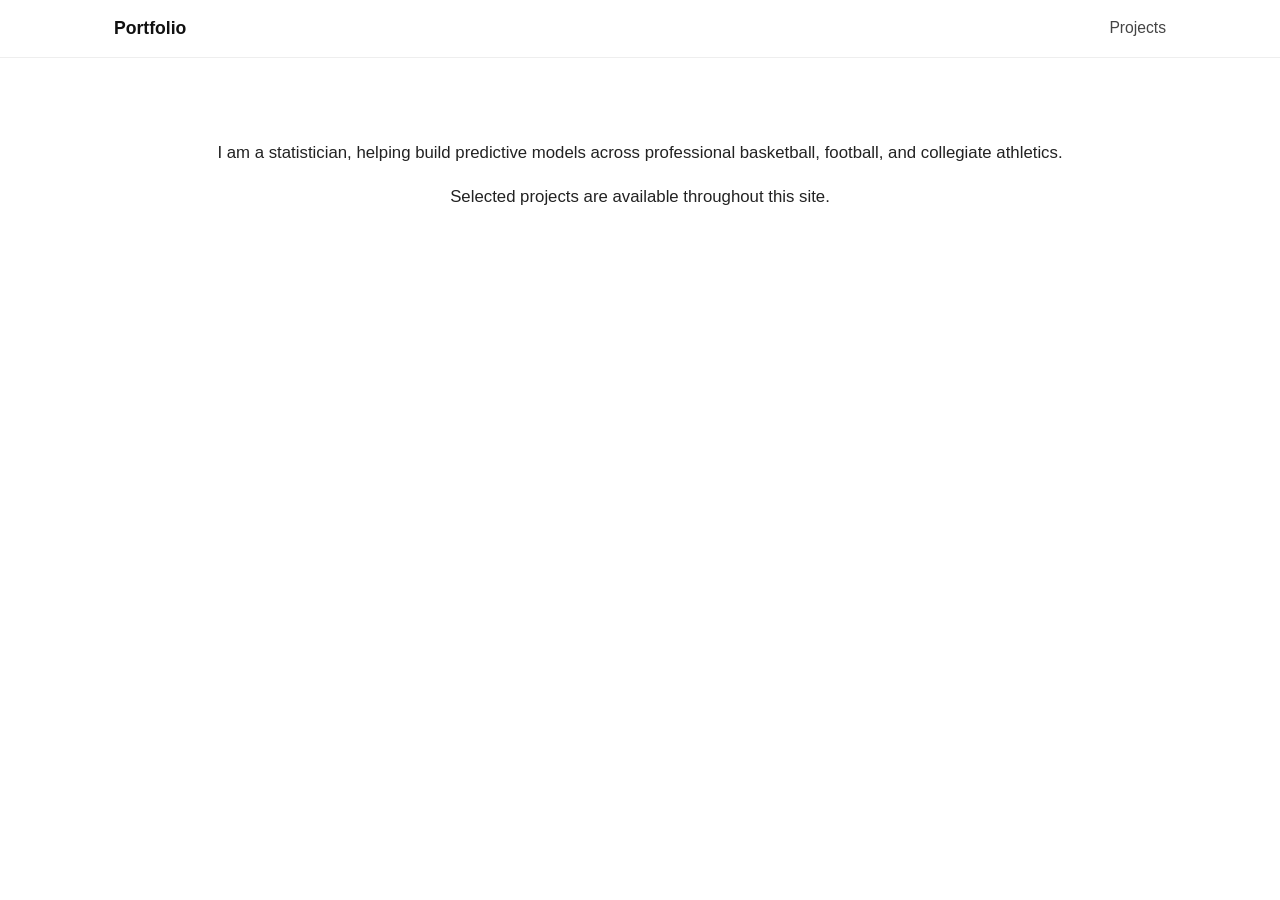
<file: index.html>
<!DOCTYPE html>
<html lang="en">
<head>
    <meta charset="UTF-8">
    <title>Portfolio</title>
    <meta name="viewport" content="width=device-width, initial-scale=1.0">

    <link rel="stylesheet" href="style.css">

    <link rel="stylesheet"
          href="https://cdnjs.cloudflare.com/ajax/libs/font-awesome/6.5.1/css/all.min.css"
          crossorigin="anonymous"
          referrerpolicy="no-referrer">
</head>
<body>

<header>
    <div class="nav">
        <div class="nav-left">
            <a href="index.html" class="site-title">Portfolio</a>
        </div>

        <div class="nav-links">
            <a href="projects.html">Projects</a>
        </div>
    </div>
</header>

<div class="container">
    <div class="hero">
        <!-- Remove headshot entirely for anonymity -->
        <!-- <img src="img/headshot.jpg" alt="Headshot"> -->

        <div class="hero-text">

            <p>
                I am a statistician, helping build predictive
                models across professional basketball, football, and collegiate athletics.
            </p>

            <p>
            </p>

            <p>
            </p>

            <p>
            </p>

            <p>
                Selected projects are available throughout this site.
            </p>

        </div>
    </div>
</div>

</body>
</html>
</file>
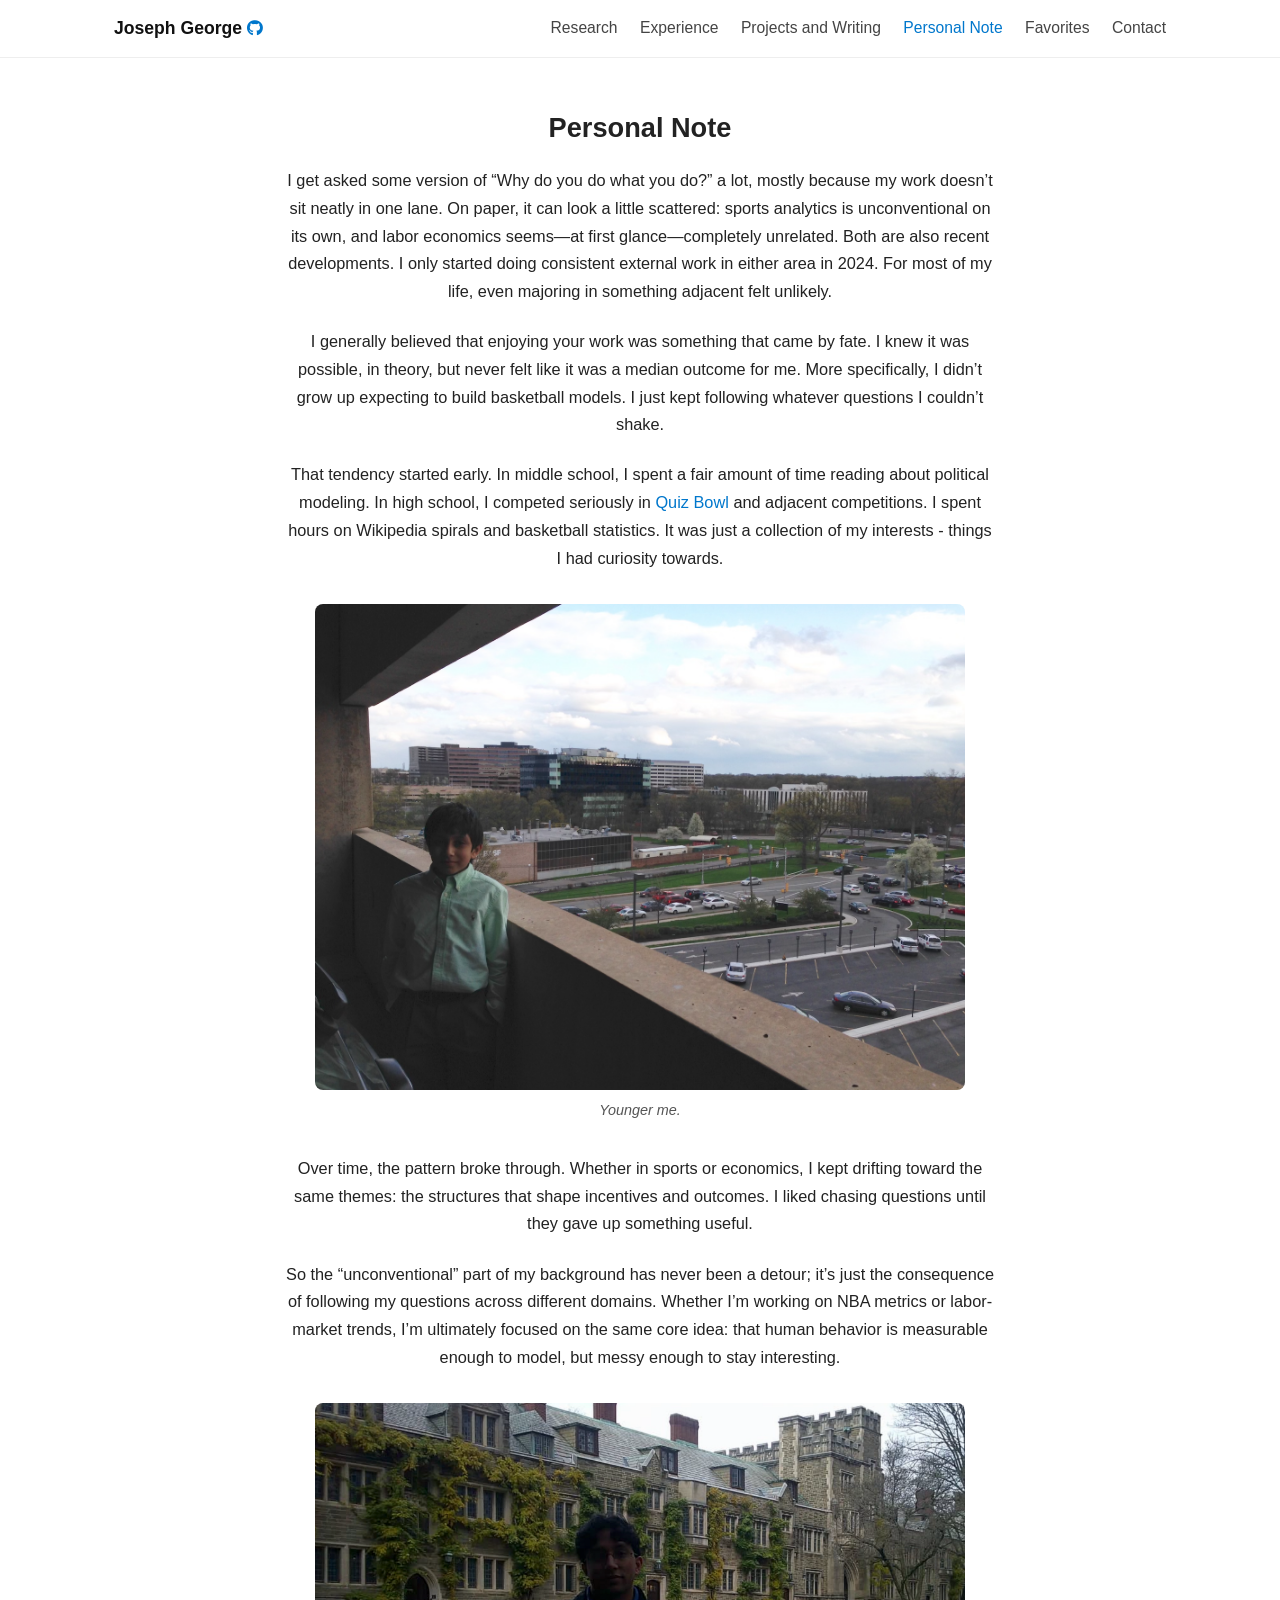
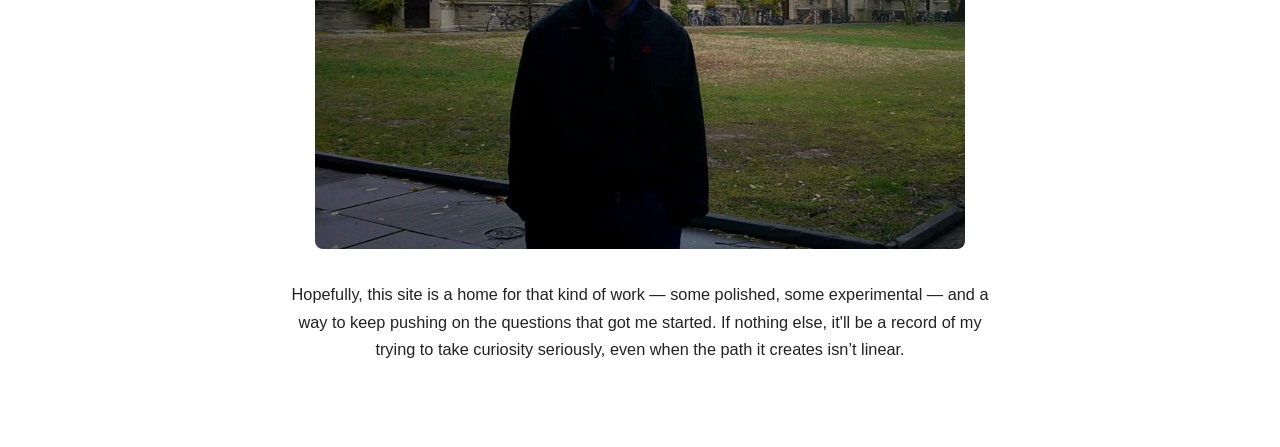
<file: about.html>
<!DOCTYPE html>
<html lang="en">
<head>
    <meta charset="UTF-8">
    <title>About — Joseph George</title>
    <meta name="viewport" content="width=device-width, initial-scale=1.0">
    <link rel="stylesheet" href="style.css">

    <!-- Font Awesome (needed for GitHub icon) -->
    <link rel="stylesheet"
          href="https://cdnjs.cloudflare.com/ajax/libs/font-awesome/6.5.1/css/all.min.css"
          integrity="sha512-DTOQO9RWCH3ppGqcWaEA1BIZOC6xxalwEsw9c2QQeAIftl+Vegovlnee1c9QX4TctnWMn13TZye+giMm8e2LwA=="
          crossorigin="anonymous"
          referrerpolicy="no-referrer">

    <!-- Page-specific fixes -->
    <style>
        .about-body {
            max-width: 760px;
            margin: 0 auto;
            font-size: 1.05rem;
            line-height: 1.7;
        }

        .about-body p {
            margin-bottom: 1.4rem;
        }

        .about-image {
            margin: 2rem 0;
            text-align: center;
        }

        .about-image img {
            max-width: 650px;
            width: 100%;
            height: auto;
            display: block;
            margin: 0 auto;
            border-radius: 8px;
        }

        .image-subtitle {
            margin-top: 0.5rem;
            font-size: 0.9rem;
            color: #555;
            font-style: italic;
            text-align: center;
        }

        .page-section {
            max-width: 900px;
            margin: 0 auto;
        }

        .container.page-section {
            padding-top: 24px;
        }
    </style>
</head>

<body>

<header>
    <div class="nav">
        <div class="nav-left">
            <a href="index.html" class="site-title">Joseph George</a>
            <a href="https://github.com/josephageorge"
               target="_blank"
               rel="noopener noreferrer"
               class="nav-icon"
               aria-label="GitHub">
                <i class="fa-brands fa-github"></i>
            </a>
        </div>
        <div class="nav-links">
            <a href="research.html">Research</a>
            <a href="experience.html">Experience</a>
            <a href="projects.html">Projects and Writing</a>
            <a href="about.html" class="active">Personal Note</a>
            <a href="favorites.html">Favorites</a>
            <a href="contact.html">Contact</a>
        </div>
    </div>
</header>

<div class="container page-section">
    <h2>Personal Note</h2>

    <div class="about-body">

        <p>
            I get asked some version of “Why do you do what you do?” a lot, mostly because my work doesn’t sit neatly in one lane. On paper, it can look a little scattered: sports analytics is unconventional on its own, and labor economics seems—at first glance—completely unrelated. Both are also recent developments. I only started doing consistent external work in either area in 2024. For most of my life, even majoring in something adjacent felt unlikely. 
        </p>

        <p>
            I generally believed that enjoying your work was something that came by fate. I knew it was possible, in theory, but never felt like it was a median outcome for me. More specifically, I didn’t grow up expecting to build basketball models. I just kept following whatever questions I couldn’t shake.
        </p>

        <p>
            That tendency started early. In middle school, I spent a fair amount of time reading about political modeling. In high school, I competed seriously in 
            <a href="https://hdwhite.org/qb/stats/player/%22Joseph+George%22/" target="_blank" rel="noopener noreferrer">Quiz Bowl</a>
            and adjacent competitions. I spent hours on Wikipedia spirals and basketball statistics. It was just a collection of my interests - things I had curiosity towards.
        </p>

        <div class="about-image">
            <img src="childhood.jpg" alt="Childhood photo of Joseph George">
            <div class="image-subtitle">Younger me.</div>
        </div>

        <p>
            Over time, the pattern broke through. Whether in sports or economics, I kept drifting toward the same themes: the structures that shape incentives and outcomes. I liked chasing questions until they gave up something useful.
        </p>

        <p>
            So the “unconventional” part of my background has never been a detour; it’s just the consequence of following my questions across different domains. Whether I’m working on NBA metrics or labor-market trends, I’m ultimately focused on the same core idea: that human behavior is measurable enough to model, but messy enough to stay interesting.
        </p>

        <div class="about-image">
            <img src="princeton.jpg" alt="Campus or research-related photo">
        </div>

        <p>
            Hopefully, this site is a home for that kind of work — some polished, some experimental — and a way to keep pushing on the questions that got me started. If nothing else, it'll be a record of my trying to take curiosity seriously, even when the path it creates isn’t linear.
        </p>

    </div>
</div>

</body>
</html>
</file>
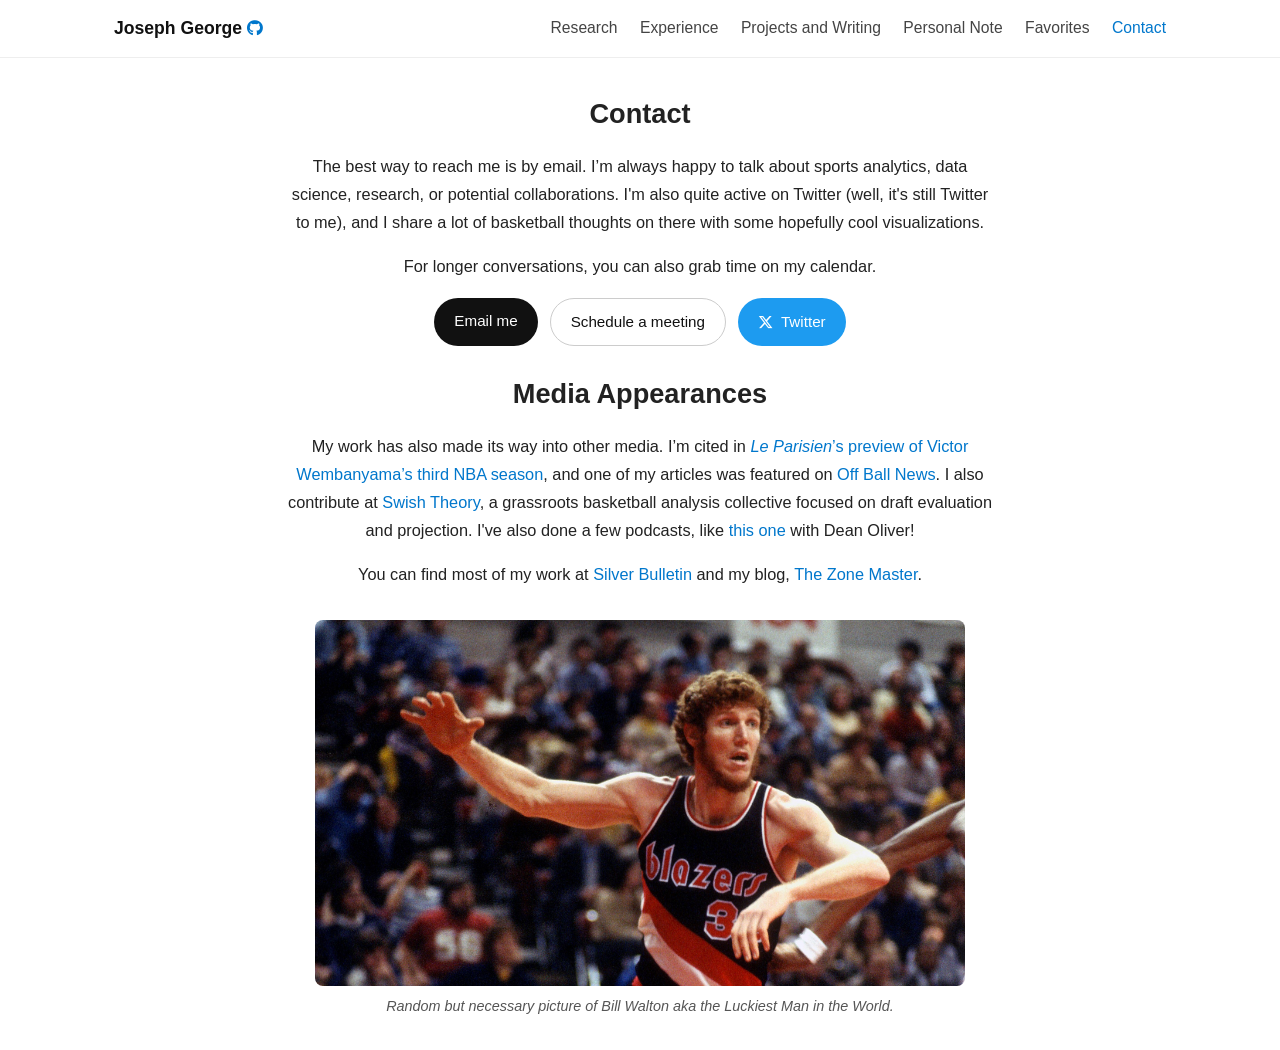
<file: contact.html>
<!DOCTYPE html>
<html lang="en">
<head>
    <meta charset="UTF-8">
    <title>Contact — Joseph George</title>
    <meta name="viewport" content="width=device-width, initial-scale=1.0">
    <link rel="stylesheet" href="style.css">

    <!-- Font Awesome for the GitHub icon -->
    <link rel="stylesheet"
          href="https://cdnjs.cloudflare.com/ajax/libs/font-awesome/6.5.1/css/all.min.css"
          integrity="sha512-DTOQO9RWCH3ppGqcWaEA1BIZOC6xxalwEsw9c2QQeAIftl+Vegovlnee1c9QX4TctnWMn13TZye+giMm8e2LwA=="
          crossorigin="anonymous"
          referrerpolicy="no-referrer">

    <style>
        .about-body {
            max-width: 760px;
            margin: 0 auto;
            font-size: 1.05rem;
            line-height: 1.7;
        }

        .about-body p {
            margin-bottom: 0px;
        }

        .page-section {
            max-width: 900px;
            margin: 0 auto;
        }

        .container.page-section {
            padding-top: 10px;
            padding-bottom: 0px
        }

        .container.page-section + .container.page-section {
            padding-top: 0px;
        }

        .container.page-section + .container.page-section h2 {
            margin-top: 0;
        }

        .contact-actions {
            margin: 18px 0 26px 0;
            display: flex;
            flex-wrap: wrap;
            gap: 12px;
        }

        .contact-button-primary,
        .contact-button-secondary {
            display: inline-block;
            padding: 10px 20px;
            border-radius: 999px;
            font-size: 0.95rem;
            text-decoration: none;
        }

        .contact-button-primary {
            background: #111;
            color: #fff;
        }

        .contact-button-secondary {
            border: 1px solid #ccc;
            color: #111;
            background: #fff;
        }

        /* Twitter button — fully separate */
        .contact-button-twitter {
            display: inline-flex;
            align-items: center;
            gap: 8px;
            padding: 10px 20px;
            border-radius: 999px;
            font-size: 0.95rem;
            text-decoration: none;
            background: #1d9bf0;
            color: #fff;
            font-weight: 500;
            transition: background 0.2s ease;
        }

        .contact-button-twitter:hover {
            background: #1583cc;
        }

        .about-image img {
            max-width: 650px;
            width: 100%;
            height: auto;
            display: block;
            margin: 0 auto;
            border-radius: 8px;
        }

        .image-subtitle {
            margin-top: 0.5rem;
            font-size: 0.9rem;
            color: #555;
            font-style: italic;
            text-align: center;
        }
    </style>
</head>
<body>

<header>
    <div class="nav">
        <div class="nav-left">
            <a href="index.html" class="site-title">Joseph George</a>
            <a href="https://github.com/josephageorge"
               target="_blank"
               rel="noopener noreferrer"
               class="nav-icon"
               aria-label="GitHub">
                <i class="fa-brands fa-github"></i>
            </a>
        </div>
        <div class="nav-links">
            <a href="research.html">Research</a>
            <a href="experience.html">Experience</a>
            <a href="projects.html">Projects and Writing</a>
            <a href="about.html">Personal Note</a>
            <a href="favorites.html">Favorites</a>
            <a href="contact.html" class="active">Contact</a>
        </div>
    </div>
</header>

<div class="container page-section">
    <h2>Contact</h2>

    <div class="about-body">
        <p>
            The best way to reach me is by email. I’m always happy to talk about sports analytics,
            data science, research, or potential collaborations. I'm also quite active on Twitter (well, it's still Twitter to me), 
            and I share a lot of basketball thoughts on there with some hopefully cool visualizations.
        </p>

        <p>
            For longer conversations, you can also grab time on my calendar.
        </p>

        <div class="contact-actions">
            <a href="mailto:joseph.a.george@gmail.com"
               class="contact-button-primary">
                Email me
            </a>

            <a href="https://calendly.com/joseph-a-george/30min"
               target="_blank" rel="noopener noreferrer"
               class="contact-button-secondary">
                Schedule a meeting
            </a>

            <a href="https://x.com/thezonemaster"
               target="_blank" rel="noopener noreferrer"
               class="contact-button-twitter">
                <i class="fa-brands fa-x-twitter"></i> Twitter
            </a>
        </div>
    </div>
</div>

<div class="container page-section">
    <h2>Media Appearances</h2>

    <div class="about-body">
        <p>
            My work has also made its way into other media. I’m cited in 
            <a href="https://www.leparisien.fr/sports/basket/plus-muscle-plus-mature-plus-en-forme-et-si-victor-wembanyama-cassait-tout-cette-annee-en-nba-22-10-2025-YM4STTMVPZEMVABDP4Q4VAV4FQ.php" 
               target="_blank" rel="noopener noreferrer">
                <em>Le Parisien</em>’s preview of Victor Wembanyama’s third NBA season
            </a>&#8203;, and one of my articles was featured on 
            <a href="https://www.offball.news/" target="_blank" rel="noopener noreferrer">
                Off Ball News
            </a>&#8203;. I also contribute at 
            <a href="https://theswishtheory.com/" target ="_blank" rel="noopener noreferrer">
                Swish Theory
            </a>&#8203;, a grassroots basketball analysis collective focused on draft evaluation and projection. I've also done a few podcasts, like <a href="https://thezonemaster.substack.com/p/episode-1-dean-oliver-and-i-discuss" target ="_blank" rel="noopener noreferrer">
                this one
            </a>&#8203; with Dean Oliver!
        </p>
        <p>
            You can find most of my work at
            <a href="https://www.natesilver.net/s/sports" target="_blank" rel="noopener noreferrer">
                Silver Bulletin
            </a>&#8203; and my blog,
            <a href="https://thezonemaster.substack.com" target="_blank" rel="noopener noreferrer">
                The Zone Master
            </a>&#8203;.
        </p>


        <div class="about-image">
            <img src="wemby.jpg" alt="Bill Walton">
            <div class="image-subtitle">Random but necessary picture of Bill Walton aka the Luckiest Man in the World.</div>
        </div>

        


        
    </div>
</div>

</body>
</html>
</file>
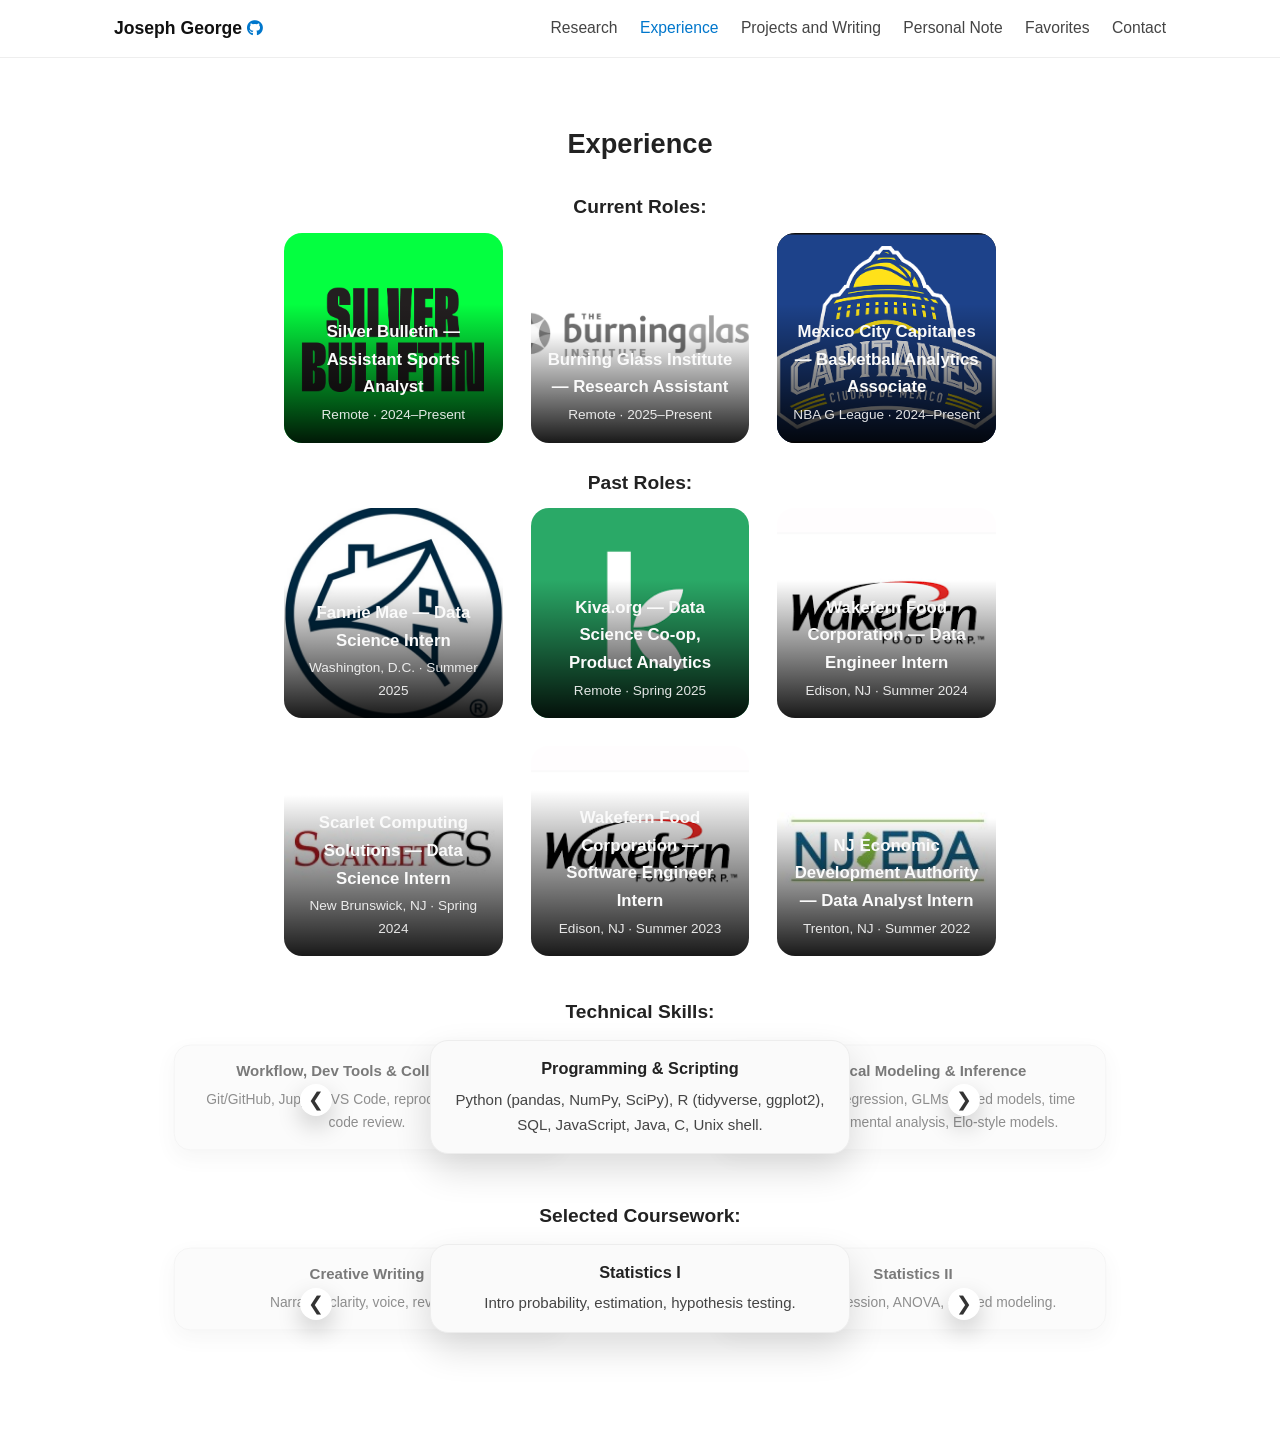
<file: experience.html>
<!DOCTYPE html>
<html lang="en">
<head>
    <meta charset="UTF-8">
    <title>Experience — Joseph George</title>
    <meta name="viewport" content="width=device-width, initial-scale=1.0">

    <!-- Your main site styles -->
    <link rel="stylesheet" href="style.css">

    <!-- Font Awesome for the GitHub icon -->
    <link rel="stylesheet"
          href="https://cdnjs.cloudflare.com/ajax/libs/font-awesome/6.5.1/css/all.min.css"
          integrity="sha512-DTOQO9RWCH3ppGqcWaEA1BIZOC6xxalwEsw9c2QQeAIftl+Vegovlnee1c9QX4TctnWMn13TZye+giMm8e2LwA=="
          crossorigin="anonymous"
          referrerpolicy="no-referrer">

    <!-- Page-specific slider styles -->
    <style>
        /* ---------- Shared Slider (used for skills + classes) ---------- */
        .slider {
            position: relative;
            max-width: 720px;
            margin: 12px auto 20px auto;
        }

        .slider-window {
            position: relative;
            min-height: 120px;
        }

        .slider-card {
            position: absolute;
            top: 0;
            left: 50%;
            width: 100%;
            max-width: 420px;
            transform: translateX(-50%);
            background: #fafafa;
            border-radius: 18px;
            border: 1px solid #ededed;
            box-shadow: 0 8px 22px rgba(0,0,0,0.06);
            padding: 14px 18px 16px 18px;
            transition:
                transform 0.3s ease,
                opacity 0.3s ease,
                box-shadow 0.3s ease;
            opacity: 0;
            pointer-events: none;
        }

        .slider-card h4 {
            margin: 0 0 6px 0;
            font-size: 1.02rem;
            font-weight: 600;
        }

        .slider-card p {
            margin: 0;
            font-size: 0.94rem;
            color: #444;
        }

        .slider-card--center {
            opacity: 1;
            transform: translateX(-50%) scale(1);
            z-index: 3;
            pointer-events: auto;
            box-shadow: 0 16px 36px rgba(0,0,0,0.14);
        }

        .slider-card--left {
            opacity: 0.6;
            transform: translateX(-115%) scale(0.92);
            z-index: 2;
        }

        .slider-card--right {
            opacity: 0.6;
            transform: translateX(15%) scale(0.92);
            z-index: 2;
        }

        .slider-card--hidden {
            opacity: 0;
            z-index: 1;
        }

        .slider-arrow {
            position: absolute;
            top: 50%;
            transform: translateY(-50%);
            width: 32px;
            height: 32px;
            border-radius: 999px;
            border: none;
            background: #ffffff;
            box-shadow: 0 10px 24px rgba(0,0,0,0.20);
            display: flex;
            align-items: center;
            justify-content: center;
            cursor: pointer;
            font-size: 1.2rem;
            color: #333;
            z-index: 4;
        }

        .slider-arrow:hover {
            box-shadow: 0 14px 30px rgba(0,0,0,0.26);
        }

        .slider-arrow-left { left: 16px; }
        .slider-arrow-right { right: 16px; }

        .slider-section-title {
            margin-top: 40px;
            margin-bottom: 4px;
        }

        @media (max-width: 600px) {
            .slider {
                padding: 24px 48px;
            }

            .slider-window {
                min-height: 190px;
            }

            .slider-card--left {
                transform: translateX(-105%) scale(0.9);
            }

            .slider-card--right {
                transform: translateX(5%) scale(0.9);
            }
        }
    </style>
</head>
<body>

<header>
    <div class="nav">
        <div class="nav-left">
            <a href="index.html" class="site-title">Joseph George</a>

            <a href="https://github.com/josephageorge"
               target="_blank" rel="noopener noreferrer"
               class="nav-icon" aria-label="GitHub">
                <i class="fa-brands fa-github"></i>
            </a>
        </div>

        <div class="nav-links">
            <a href="research.html">Research</a>
            <a href="experience.html" class="active">Experience</a>
            <a href="projects.html">Projects and Writing</a>
            <a href="about.html">Personal Note</a>
            <a href="favorites.html">Favorites</a>
            <a href="contact.html">Contact</a>
        </div>
    </div>
</header>

<div class="container page-section">
    <h2>Experience</h2>

    <!-- CURRENT EXPERIENCE -->
    <h3>Current Roles:</h3>
    <div class="experience-grid">

        <!-- Silver Bulletin -->
        <div class="project-card experience-card">
            <img src="img/exp_silver_bulletin.jpg" alt="Silver Bulletin" class="project-thumb">
            <div class="project-info">
                <div class="project-title">Silver Bulletin — Assistant Sports Analyst</div>
                <div class="project-subtitle">Remote · 2024–Present</div>
            </div>
            <div class="project-hover">
                I help build and interpret large-scale NFL, NBA, and NCAA models for Silver Bulletin and turn that work into clear, public-facing analysis.
            </div>
        </div>

        <!-- Burning Glass -->
        <div class="project-card experience-card">
            <img src="img/exp_burning_glass.jpg" alt="Burning Glass Institute" class="project-thumb">
            <div class="project-info">
                <div class="project-title">Burning Glass Institute — Research Assistant</div>
                <div class="project-subtitle">Remote · 2025–Present</div>
            </div>
            <div class="project-hover">
                I work on labor-market analytics with Dr. Gad Levanon, building data-driven analyses of jobs, skills, and automation for the Labor Matters newsletter and research projects.
            </div>
        </div>

        <!-- Capitanes -->
        <div class="project-card experience-card">
            <img src="img/exp_capitanes.jpg" alt="Mexico City Capitanes" class="project-thumb">
            <div class="project-info">
                <div class="project-title">Mexico City Capitanes — Basketball Analytics Associate</div>
                <div class="project-subtitle">NBA G League · 2024–Present</div>
            </div>
            <div class="project-hover">
                I develop metrics and tools for the Mexico City Capitanes to support scouting, roster building, and game-planning under real-world budget constraints.
            </div>
        </div>

    </div>

    <!-- PAST EXPERIENCE -->
    <h3>Past Roles:</h3>
    <div class="experience-grid">

        <!-- Fannie Mae -->
        <div class="project-card experience-card">
            <img src="img/exp_fannie_mae.jpg" alt="Fannie Mae" class="project-thumb">
            <div class="project-info">
                <div class="project-title">Fannie Mae — Data Science Intern</div>
                <div class="project-subtitle">Washington, D.C. · Summer 2025</div>
            </div>
            <div class="project-hover">
                I worked on income prediction and credit-risk analytics, exploring secondary credit-report features and documenting new data sources for modeling.
            </div>
        </div>

        <!-- Kiva -->
        <div class="project-card experience-card">
            <img src="img/exp_kiva.jpg" alt="Kiva" class="project-thumb">
            <div class="project-info">
                <div class="project-title">Kiva.org — Data Science Co-op, Product Analytics</div>
                <div class="project-subtitle">Remote · Spring 2025</div>
            </div>
            <div class="project-hover">
                I worked on analytics for MyKiva badges, analyzing churn and engagement across user cohorts and helping shape product experiments and dashboards.
            </div>
        </div>

        <!-- Wakefern 2024 -->
        <div class="project-card experience-card">
            <img src="img/exp_wakefern.jpg" alt="Wakefern Food Corporation" class="project-thumb">
            <div class="project-info">
                <div class="project-title">Wakefern Food Corporation — Data Engineer Intern</div>
                <div class="project-subtitle">Edison, NJ · Summer 2024</div>
            </div>
            <div class="project-hover">
                I built SQL-based stored procedures and SAPUI5/Node.js apps to pipeline store-terminal data into DB2 and automate HR, payroll, finance, and supply-chain workflows.
            </div>
        </div>

        <!-- Scarlet CS 2024 -->
        <div class="project-card experience-card">
            <img src="img/scarletcs.jpg" alt="Scarlet Computing Solutions" class="project-thumb">
            <div class="project-info">
                <div class="project-title">Scarlet Computing Solutions — Data Science Intern</div>
                <div class="project-subtitle">New Brunswick, NJ · Spring 2024</div>
            </div>
            <div class="project-hover">
                I visualized OCR model performance with Matplotlib and Plotly, highlighting accuracy improvements and trends through dynamic dashboards.
            </div>
        </div>

        <!-- Wakefern 2023 -->
        <div class="project-card experience-card">
            <img src="img/exp_wakefern.jpg" alt="Wakefern Food Corporation" class="project-thumb">
            <div class="project-info">
                <div class="project-title">Wakefern Food Corporation — Software Engineer Intern</div>
                <div class="project-subtitle">Edison, NJ · Summer 2023</div>
            </div>
            <div class="project-hover">
                I built a real-time React/Node dashboard for Wakefern’s pilot automated store and designed churn and retention metrics to evaluate the store’s first-year performance.
            </div>
        </div>

        <!-- NJEDA -->
        <div class="project-card experience-card">
            <img src="img/exp_njeda.jpg" alt="New Jersey Economic Development Authority" class="project-thumb">
            <div class="project-info">
                <div class="project-title">NJ Economic Development Authority — Data Analyst Intern</div>
                <div class="project-subtitle">Trenton, NJ · Summer 2022</div>
            </div>
            <div class="project-hover">
                I analyzed tax-credit and small-business data, building Python pipelines and Tableau maps to support economic development decisions.
            </div>
        </div>

    </div>

    <!-- TECHNICAL SKILLS SLIDER -->
    <h3 class="slider-section-title">Technical Skills:</h3>
    <div class="slider js-slider">
        <button class="slider-arrow slider-arrow-left" aria-label="Previous skill">&#10094;</button>

        <div class="slider-window">
            <div class="slider-card"><h4>Programming &amp; Scripting</h4><p>Python (pandas, NumPy, SciPy), R (tidyverse, ggplot2), SQL, JavaScript, Java, C, Unix shell.</p></div>
            <div class="slider-card"><h4>Statistical Modeling &amp; Inference</h4><p>Linear/logistic regression, GLMs, mixed models, time series, experimental analysis, Elo-style models.</p></div>
            <div class="slider-card"><h4>Machine Learning &amp; Forecasting</h4><p>scikit-learn pipelines, supervised learning, cross-validation, model calibration, forecasting.</p></div>
            <div class="slider-card"><h4>Data Engineering &amp; Data Tools</h4><p>ETL pipelines, DB2, PostgreSQL, Snowflake-style warehousing, schema design, data quality checks.</p></div>
            <div class="slider-card"><h4>Visualization &amp; Dashboards</h4><p>Matplotlib, Plotly, ggplot2, Datawrapper, React dashboards.</p></div>
            <div class="slider-card"><h4>Web Scraping, APIs &amp; Automation</h4><p>requests, BeautifulSoup, ScraperAPI, REST/JSON, robust scraping pipelines.</p></div>
            <div class="slider-card"><h4>Workflow, Dev Tools &amp; Collaboration</h4><p>Git/GitHub, Jupyter, VS Code, reproducible analysis, code review.</p></div>
        </div>

        <button class="slider-arrow slider-arrow-right" aria-label="Next skill">&#10095;</button>
    </div>

    <!-- COURSEWORK SLIDER -->
    <h3 class="slider-section-title">Selected Coursework:</h3>
    <div class="slider js-slider">
        <button class="slider-arrow slider-arrow-left" aria-label="Previous course">&#10094;</button>

        <div class="slider-window">

            <div class="slider-card"><h4>Statistics I</h4><p>Intro probability, estimation, hypothesis testing.</p></div>
            <div class="slider-card"><h4>Statistics II</h4><p>Multiple regression, ANOVA, applied modeling.</p></div>
            <div class="slider-card"><h4>Theory of Probability</h4><p>Random variables, distributions, convergence.</p></div>
            <div class="slider-card"><h4>Time Series Modeling</h4><p>ARIMA, forecasting, diagnostics.</p></div>
            <div class="slider-card"><h4>Econometrics</h4><p>Causal inference, panel data, endogeneity.</p></div>
            <div class="slider-card"><h4>Regression Methods</h4><p>Diagnostics, variable selection, prediction.</p></div>
            <div class="slider-card"><h4>Bayesian Data Analysis</h4><p>Priors/posteriors, MCMC, model comparison.</p></div>

            <div class="slider-card">
                <h4>Machine Learning Principles</h4>
                <p>
                    Regression, perceptron, logistic regression, LDA/GDA, trees,
                    SVMs, PCA, MLE/MAP, CNNs, Bayesian nets, GMM/EM, VAEs, RBMs,
                    RL, Monte Carlo methods.
                </p>
            </div>

            <div class="slider-card">
                <h4>Introduction to Data Science</h4>
                <p>
                    EDA, visualization, kernel density, text/regex, SVD/PCA,
                    supervised learning, deep learning, recommenders.
                </p>
            </div>

            <div class="slider-card">
                <h4>Data Mining</h4>
                <p>Clustering, entropy, trees, rules, anomaly detection.</p>
            </div>

            <div class="slider-card">
                <h4>Choice and Strategy in Politics</h4>
                <p>
                    Game theory, Nash equilibrium, voting rules, coalitions,
                    electoral competition, incentives & institutions.
                </p>
            </div>

            <div class="slider-card"><h4>Business Decision Analysis</h4><p>Decision trees, probability, sensitivity analysis.</p></div>
            <div class="slider-card"><h4>Discrete Structures I &amp; II</h4><p>Logic, sets, induction, graphs, combinatorics.</p></div>
            <div class="slider-card"><h4>Calculus III</h4><p>Multivariable calculus, gradients, integrals.</p></div>
            <div class="slider-card"><h4>Linear Algebra</h4><p>Vector spaces, eigenvalues, least squares.</p></div>
            <div class="slider-card"><h4>Linear Optimization</h4><p>LP, duality, Simplex, network flow.</p></div>
            <div class="slider-card"><h4>Data Structures</h4><p>Lists, trees, hash tables, asymptotics.</p></div>
            <div class="slider-card"><h4>Algorithms</h4><p>Divide-and-conquer, greedy, DP.</p></div>
            <div class="slider-card"><h4>Systems Programming</h4><p>C, memory, processes.</p></div>
            <div class="slider-card"><h4>Computer Architecture</h4><p>ISAs, pipelines, caching.</p></div>
            <div class="slider-card"><h4>Business Data Management</h4><p>SQL, schemas, normalization.</p></div>
            <div class="slider-card"><h4>Creative Writing</h4><p>Narrative clarity, voice, revision.</p></div>

        </div>

        <button class="slider-arrow slider-arrow-right" aria-label="Next course">&#10095;</button>
    </div>
</div>

<script>
(function () {
    const sliders = document.querySelectorAll('.js-slider');
    if (!sliders.length) return;

    sliders.forEach(slider => {
        const cards = Array.from(slider.querySelectorAll('.slider-card'));
        const leftBtn = slider.querySelector('.slider-arrow-left');
        const rightBtn = slider.querySelector('.slider-arrow-right');

        if (!cards.length || !leftBtn || !rightBtn) return;

        let current = 0;

        function updateSlider() {
            const lastIndex = cards.length - 1;

            cards.forEach((card, i) => {
                card.classList.remove(
                    'slider-card--center',
                    'slider-card--left',
                    'slider-card--right',
                    'slider-card--hidden'
                );

                const diff = i - current;

                if (i === current) {
                    card.classList.add('slider-card--center');
                } else if (diff === -1 || (current === 0 && i === lastIndex)) {
                    card.classList.add('slider-card--left');
                } else if (diff === 1 || (current === lastIndex && i === 0)) {
                    card.classList.add('slider-card--right');
                } else {
                    card.classList.add('slider-card--hidden');
                }
            });
        }

        leftBtn.addEventListener('click', () => {
            current = (current - 1 + cards.length) % cards.length;
            updateSlider();
        });

        rightBtn.addEventListener('click', () => {
            current = (current + 1) % cards.length;
            updateSlider();
        });

        cards.forEach((card, index) => {
            card.addEventListener('click', () => {
                current = index;
                updateSlider();
            });
        });

        updateSlider();
    });
})();
</script>

</body>
</html>
</file>
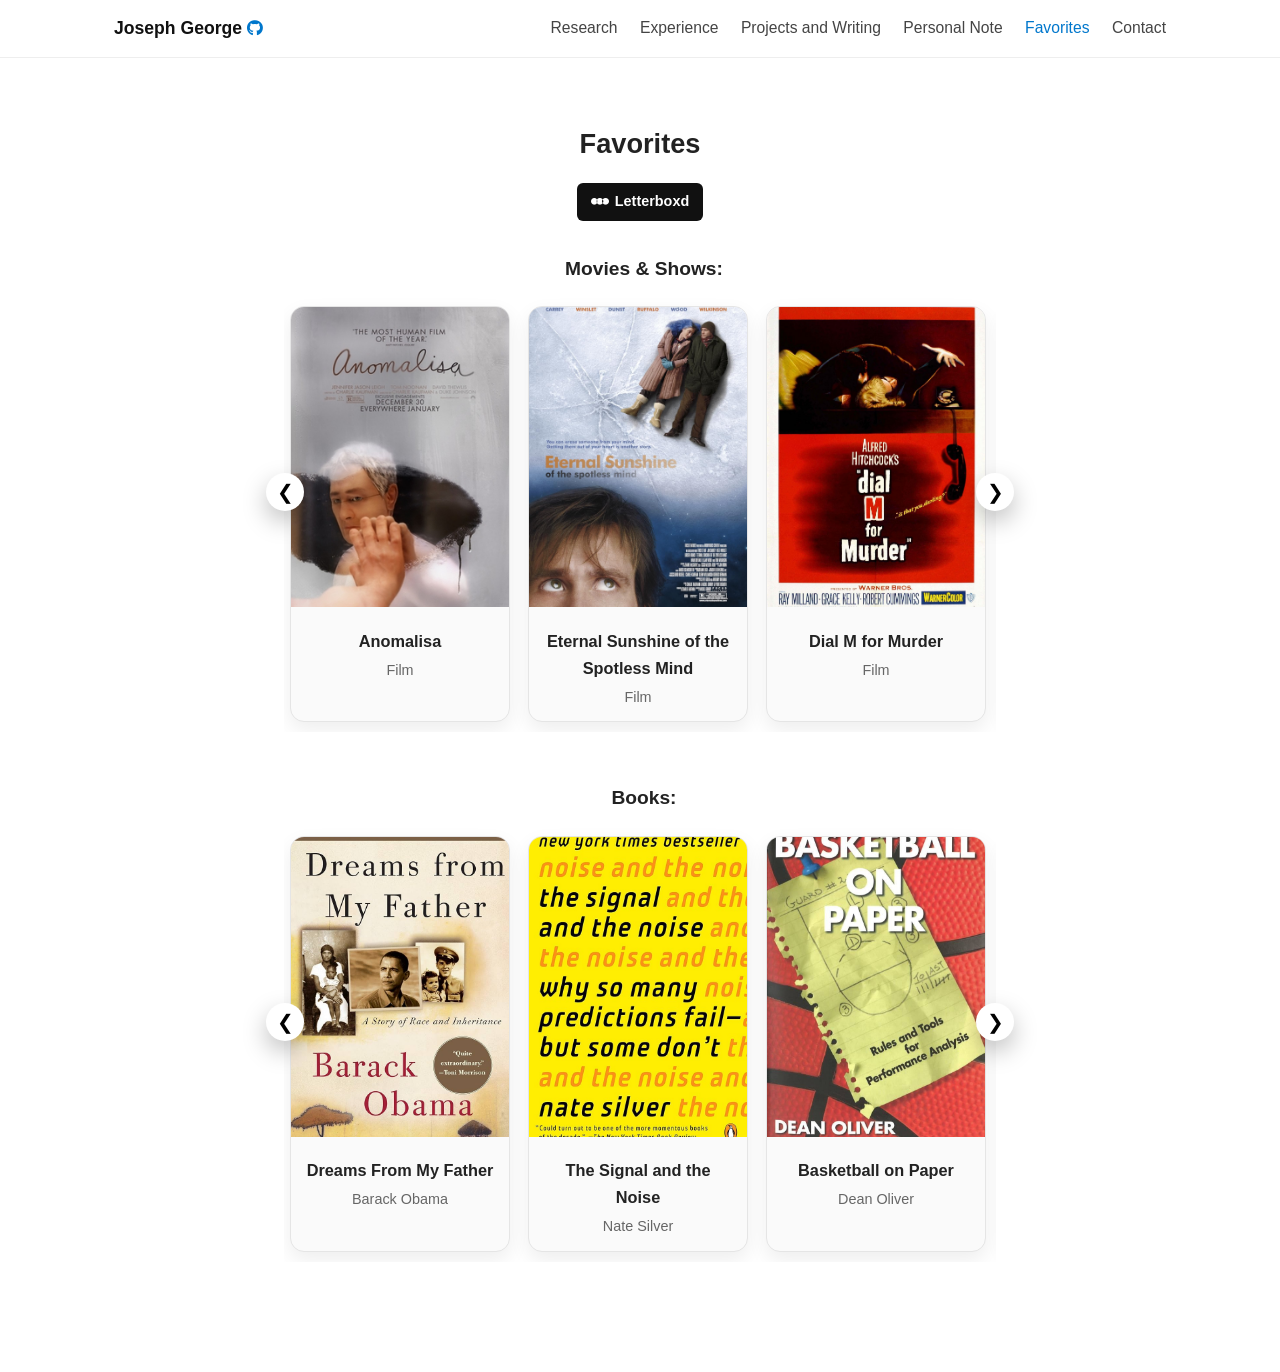
<file: favorites.html>
<!DOCTYPE html>
<html lang="en">
<head>
    <meta charset="UTF-8">
    <title>Favorites — Joseph George</title>
    <meta name="viewport" content="width=device-width, initial-scale=1.0">
    <link rel="stylesheet" href="style.css">

    <!-- Font Awesome for icons -->
    <link rel="stylesheet"
          href="https://cdnjs.cloudflare.com/ajax/libs/font-awesome/6.5.1/css/all.min.css"
          integrity="sha512-DTOQO9RWCH3ppGqcWaEA1BIZOC6xxalwEsw9c2QQeAIftl+Vegovlnee1c9QX4TctnWMn13TZye+giMm8e2LwA=="
          crossorigin="anonymous"
          referrerpolicy="no-referrer">

    <style>
        /* ---------- Carousel Layout ---------- */
        .carousel-container {
            margin: 32px auto 50px auto;
            max-width: 1000px;
            position: relative;
        }

        .carousel-title {
            margin-bottom: 12px;
            padding-left: 8px;
        }

        .carousel-track {
            display: flex;
            gap: 18px;
            overflow-x: auto;
            scroll-behavior: smooth;
            padding: 10px 6px;
        }

        .carousel-track::-webkit-scrollbar {
            height: 8px;
        }

        .carousel-track::-webkit-scrollbar-thumb {
            background: #ccc;
            border-radius: 6px;
        }

        .fav-card {
            min-width: 220px;
            background: #fafafa;
            border-radius: 14px;
            border: 1px solid #e5e5e5;
            overflow: hidden;
            box-shadow: 0 8px 20px rgba(0,0,0,0.07);
            transition: transform 0.2s ease;
        }

        .fav-card:hover {
            transform: translateY(-4px);
        }

        .fav-thumb {
            width: 100%;
            height: 300px;
            object-fit: cover;
        }

        .fav-info {
            padding: 12px 14px;
        }

        .fav-title {
            font-size: 1.02rem;
            font-weight: 600;
            margin-bottom: 4px;
        }

        .fav-subtitle {
            font-size: 0.9rem;
            color: #666;
        }

        /* ---------- Arrows ---------- */
        .carousel-arrow {
            position: absolute;
            top: 50%;
            transform: translateY(-50%);
            width: 38px;
            height: 38px;
            border-radius: 50%;
            border: none;
            background: white;
            box-shadow: 0 10px 24px rgba(0,0,0,0.25);
            display: flex;
            justify-content: center;
            align-items: center;
            cursor: pointer;
            font-size: 1.25rem;
            z-index: 10;
        }

        .carousel-arrow:hover {
            box-shadow: 0 12px 28px rgba(0,0,0,0.30);
        }

        .carousel-arrow-left {
            left: -18px;
        }

        .carousel-arrow-right {
            right: -18px;
        }

        @media (max-width: 700px) {
            .carousel-arrow {
                display: none;
            }

            .fav-card {
                min-width: 180px;
            }

            .fav-thumb {
                height: 240px;
            }
        }
    </style>
</head>
<body>

<header>
    <div class="nav">
        <div class="nav-left">
            <a href="index.html" class="site-title">Joseph George</a>
            <a href="https://github.com/josephageorge" target="_blank" rel="noopener noreferrer" class="nav-icon">
                <i class="fa-brands fa-github"></i>
            </a>
        </div>
        <div class="nav-links">
            <a href="research.html">Research</a>
            <a href="experience.html">Experience</a>
            <a href="projects.html">Projects and Writing</a>
            <a href="about.html">Personal Note</a>
            <a href="favorites.html" class="active">Favorites</a>
            <a href="contact.html">Contact</a>
        </div>
    </div>
</header>

<div class="container page-section">
    <h2>Favorites</h2>

    <div class="favorites-btn-row">
        <a href="https://letterboxd.com/joeontherocks" 
           target="_blank" 
           class="lb-btn">
            <i class="fa-brands fa-letterboxd"></i> Letterboxd
        </a>
    </div>

<!-- ================= Movies & Shows ================= -->
<div class="carousel-container">
    <h3 class="carousel-title">Movies & Shows:</h3>

    <button class="carousel-arrow carousel-arrow-left" data-target="fav-ms">&#10094;</button>
    <button class="carousel-arrow carousel-arrow-right" data-target="fav-ms">&#10095;</button>

    <div id="fav-ms" class="carousel-track">

        <!-- Anomalisa -->
        <div class="fav-card">
            <img src="img/fav_anomalisa.jpg" class="fav-thumb">
            <div class="fav-info">
                <div class="fav-title">Anomalisa</div>
                <div class="fav-subtitle">Film</div>
            </div>
        </div>

        <!-- Eternal Sunshine -->
        <div class="fav-card">
            <img src="img/fav_eternal_sunshine.jpg" class="fav-thumb">
            <div class="fav-info">
                <div class="fav-title">Eternal Sunshine of the Spotless Mind</div>
                <div class="fav-subtitle">Film</div>
            </div>
        </div>

        <!-- Dial M for Murder -->
        <div class="fav-card">
            <img src="img/fav_dial_m.jpg" class="fav-thumb">
            <div class="fav-info">
                <div class="fav-title">Dial M for Murder</div>
                <div class="fav-subtitle">Film</div>
            </div>
        </div>

        <!-- Moneyball -->
        <div class="fav-card">
            <img src="img/fav_moneyball.jpg" class="fav-thumb">
            <div class="fav-info">
                <div class="fav-title">Moneyball</div>
                <div class="fav-subtitle">Film</div>
            </div>
        </div>

        <!-- Funny People -->
        <div class="fav-card">
            <img src="img/fav_funny_people.jpg" class="fav-thumb">
            <div class="fav-info">
                <div class="fav-title">Funny People</div>
                <div class="fav-subtitle">Film</div>
            </div>
        </div>

        <!-- Waking Life -->
        <div class="fav-card">
            <img src="img/fav_waking_life.jpg" class="fav-thumb">
            <div class="fav-info">
                <div class="fav-title">Waking Life</div>
                <div class="fav-subtitle">Film</div>
            </div>
        </div>

        <!-- Boyhood -->
        <div class="fav-card">
            <img src="img/fav_boyhood.jpg" class="fav-thumb">
            <div class="fav-info">
                <div class="fav-title">Boyhood</div>
                <div class="fav-subtitle">Film</div>
            </div>
        </div>

        <!-- School of Rock -->
        <div class="fav-card">
            <img src="img/fav_school_of_rock.jpg" class="fav-thumb">
            <div class="fav-info">
                <div class="fav-title">School of Rock</div>
                <div class="fav-subtitle">Film</div>
            </div>
        </div>

        <!-- Strangers on a Train -->
        <div class="fav-card">
            <img src="img/fav_strangers_train.jpg" class="fav-thumb">
            <div class="fav-info">
                <div class="fav-title">Strangers on a Train</div>
                <div class="fav-subtitle">Film</div>
            </div>
        </div>

        <!-- Succession -->
        <div class="fav-card">
            <img src="img/fav_succession.jpg" class="fav-thumb">
            <div class="fav-info">
                <div class="fav-title">Succession</div>
                <div class="fav-subtitle">Show</div>
            </div>
        </div>

        <!-- Seinfeld -->
        <div class="fav-card">
            <img src="img/fav_seinfeld.jpg" class="fav-thumb">
            <div class="fav-info">
                <div class="fav-title">Seinfeld</div>
                <div class="fav-subtitle">Show</div>
            </div>
        </div>

        <!-- Ocean Waves -->
        <div class="fav-card">
            <img src="img/fav_ocean_waves.jpg" class="fav-thumb">
            <div class="fav-info">
                <div class="fav-title">Ocean Waves</div>
                <div class="fav-subtitle">Film</div>
            </div>
        </div>

        <!-- From Up on Poppy Hill -->
        <div class="fav-card">
            <img src="img/fav_poppy_hill.jpg" class="fav-thumb">
            <div class="fav-info">
                <div class="fav-title">From Up on Poppy Hill</div>
                <div class="fav-subtitle">Film</div>
            </div>
        </div>

        <!-- Freaks and Geeks -->
        <div class="fav-card">
            <img src="img/fav_freaks_geeks.jpg" class="fav-thumb">
            <div class="fav-info">
                <div class="fav-title">Freaks and Geeks</div>
                <div class="fav-subtitle">Show</div>
            </div>
        </div>

        <!-- Nathan For You -->
        <div class="fav-card">
            <img src="img/fav_nathan_for_you.jpg" class="fav-thumb">
            <div class="fav-info">
                <div class="fav-title">Nathan For You</div>
                <div class="fav-subtitle">Show</div>
            </div>
        </div>

        <!-- The Rehearsal -->
        <div class="fav-card">
            <img src="img/fav_rehearsal.jpg" class="fav-thumb">
            <div class="fav-info">
                <div class="fav-title">The Rehearsal</div>
                <div class="fav-subtitle">Show</div>
            </div>
        </div>

        <!-- Eastbound and Down -->
        <div class="fav-card">
            <img src="img/fav_eastbound.jpg" class="fav-thumb">
            <div class="fav-info">
                <div class="fav-title">Eastbound & Down</div>
                <div class="fav-subtitle">Show</div>
            </div>
        </div>

        <!-- Fargo -->
        <div class="fav-card">
            <img src="img/fav_fargo.jpg" class="fav-thumb">
            <div class="fav-info">
                <div class="fav-title">Fargo</div>
                <div class="fav-subtitle">Film</div>
            </div>
        </div>

        <!-- A Serious Man -->
        <div class="fav-card">
            <img src="img/fav_serious_man.jpg" class="fav-thumb">
            <div class="fav-info">
                <div class="fav-title">A Serious Man</div>
                <div class="fav-subtitle">Film</div>
            </div>
        </div>

        <!-- There Will Be Blood -->
        <div class="fav-card">
            <img src="img/fav_there_will_be_blood.jpg" class="fav-thumb">
            <div class="fav-info">
                <div class="fav-title">There Will Be Blood</div>
                <div class="fav-subtitle">Film</div>
            </div>
        </div>

        <!-- No Country for Old Men -->
        <div class="fav-card">
            <img src="img/fav_no_country.jpg" class="fav-thumb">
            <div class="fav-info">
                <div class="fav-title">No Country for Old Men</div>
                <div class="fav-subtitle">Film</div>
            </div>
        </div>

        <!-- The Dark Knight -->
        <div class="fav-card">
            <img src="img/fav_dark_knight.jpg" class="fav-thumb">
            <div class="fav-info">
                <div class="fav-title">The Dark Knight</div>
                <div class="fav-subtitle">Film</div>
            </div>
        </div>

        <!-- American Fiction -->
        <div class="fav-card">
            <img src="img/fav_american_fiction.jpg" class="fav-thumb">
            <div class="fav-info">
                <div class="fav-title">American Fiction</div>
                <div class="fav-subtitle">Film</div>
            </div>
        </div>

        <!-- Better Luck Tomorrow -->
        <div class="fav-card">
            <img src="img/fav_blt.jpg" class="fav-thumb">
            <div class="fav-info">
                <div class="fav-title">Better Luck Tomorrow</div>
                <div class="fav-subtitle">Film</div>
            </div>
        </div>

        <!-- Try Harder! -->
        <div class="fav-card">
            <img src="img/fav_try_harder.jpg" class="fav-thumb">
            <div class="fav-info">
                <div class="fav-title">Try Harder!</div>
                <div class="fav-subtitle">Documentary</div>
            </div>
        </div>

        <!-- Gattaca -->
        <div class="fav-card">
            <img src="img/fav_gattaca.jpg" class="fav-thumb">
            <div class="fav-info">
                <div class="fav-title">Gattaca</div>
                <div class="fav-subtitle">Film</div>
            </div>
        </div>

        <!-- Coraline -->
        <div class="fav-card">
            <img src="img/fav_coraline.jpg" class="fav-thumb">
            <div class="fav-info">
                <div class="fav-title">Coraline</div>
                <div class="fav-subtitle">Film</div>
            </div>
        </div>

        <!-- Corpse Bride -->
        <div class="fav-card">
            <img src="img/fav_corpse_bride.jpg" class="fav-thumb">
            <div class="fav-info">
                <div class="fav-title">Corpse Bride</div>
                <div class="fav-subtitle">Film</div>
            </div>
        </div>

    </div>
</div>

<!-- ================= Books ================= -->
<div class="carousel-container">
    <h3 class="carousel-title">Books:</h3>

    <button class="carousel-arrow carousel-arrow-left" data-target="fav-books">&#10094;</button>
    <button class="carousel-arrow carousel-arrow-right" data-target="fav-books">&#10095;</button>

    <div id="fav-books" class="carousel-track">

        <!-- Dreams From My Father -->
        <div class="fav-card">
            <img src="img/book_dreams_father.jpg" class="fav-thumb">
            <div class="fav-info">
                <div class="fav-title">Dreams From My Father</div>
                <div class="fav-subtitle">Barack Obama</div>
            </div>
        </div>

        <!-- The Signal and the Noise -->
        <div class="fav-card">
            <img src="img/book_signal_noise.jpg" class="fav-thumb">
            <div class="fav-info">
                <div class="fav-title">The Signal and the Noise</div>
                <div class="fav-subtitle">Nate Silver</div>
            </div>
        </div>

        <!-- Basketball on Paper -->
        <div class="fav-card">
            <img src="img/book_bop.jpg" class="fav-thumb">
            <div class="fav-info">
                <div class="fav-title">Basketball on Paper</div>
                <div class="fav-subtitle">Dean Oliver</div>
            </div>
        </div>

        <!-- On the Edge -->
        <div class="fav-card">
            <img src="img/book_on_the_edge.jpg" class="fav-thumb">
            <div class="fav-info">
                <div class="fav-title">On the Edge</div>
                <div class="fav-subtitle">Nate Silver</div>
            </div>
        </div>

        <!-- The Audacity of Hope -->
        <div class="fav-card">
            <img src="img/book_audacity_hope.jpg" class="fav-thumb">
            <div class="fav-info">
                <div class="fav-title">The Audacity of Hope</div>
                <div class="fav-subtitle">Barack Obama</div>
            </div>
        </div>

        <!-- Thinking, Fast and Slow -->
        <div class="fav-card">
            <img src="img/book_thinking_fast_slow.jpg" class="fav-thumb">
            <div class="fav-info">
                <div class="fav-title">Thinking, Fast and Slow</div>
                <div class="fav-subtitle">Daniel Kahneman</div>
            </div>
        </div>

        <!-- Scarcity -->
        <div class="fav-card">
            <img src="img/book_scarcity.jpg" class="fav-thumb">
            <div class="fav-info">
                <div class="fav-title">Scarcity</div>
                <div class="fav-subtitle">Mullainathan & Shafir</div>
            </div>
        </div>

        <!-- The Undoing Project -->
        <div class="fav-card">
            <img src="img/book_undoing_project.jpg" class="fav-thumb">
            <div class="fav-info">
                <div class="fav-title">The Undoing Project</div>
                <div class="fav-subtitle">Michael Lewis</div>
            </div>
        </div>

        <!-- Moneyball -->
        <div class="fav-card">
            <img src="img/book_moneyball.jpg" class="fav-thumb">
            <div class="fav-info">
                <div class="fav-title">Moneyball</div>
                <div class="fav-subtitle">Michael Lewis</div>
            </div>
        </div>

        <!-- Freakonomics -->
        <div class="fav-card">
            <img src="img/book_freakonomics.jpg" class="fav-thumb">
            <div class="fav-info">
                <div class="fav-title">Freakonomics</div>
                <div class="fav-subtitle">Levitt & Dubner</div>
            </div>
        </div>

        <!-- Why Nations Fail -->
        <div class="fav-card">
            <img src="img/book_why_nations_fail.jpg" class="fav-thumb">
            <div class="fav-info">
                <div class="fav-title">Why Nations Fail</div>
                <div class="fav-subtitle">Acemoglu & Robinson</div>
            </div>
        </div>

        <!-- The Model Thinker -->
        <div class="fav-card">
            <img src="img/book_model_thinker.jpg" class="fav-thumb">
            <div class="fav-info">
                <div class="fav-title">The Model Thinker</div>
                <div class="fav-subtitle">Scott E. Page</div>
            </div>
        </div>

        <!-- Everybody Lies -->
        <div class="fav-card">
            <img src="img/book_everybody_lies.jpg" class="fav-thumb">
            <div class="fav-info">
                <div class="fav-title">Everybody Lies</div>
                <div class="fav-subtitle">Seth Stephens-Davidowitz</div>
            </div>
        </div>

    </div>
</div>

<!-- ================= Carousel JS ================= -->
<script>
// Scroll-based carousels for movies/books
document.querySelectorAll('.carousel-arrow').forEach(btn => {
    // Skip video arrows; handled separately below
    if (btn.dataset.target === 'videos') return;

    btn.addEventListener('click', () => {
        const track = document.getElementById(btn.dataset.target);
        if (!track) return;

        const card = track.querySelector('.fav-card');
        if (!card) return;

        const cardWidth = card.offsetWidth + 18; // card + gap

        if (btn.classList.contains('carousel-arrow-left')) {
            track.scrollLeft -= cardWidth * 1.5;
        } else {
            track.scrollLeft += cardWidth * 1.5;
        }
    });
});

// Slider-style carousel for videos (one at a time)
(function () {
    const track = document.getElementById('videos');
    if (!track) return;

    const slides = Array.from(track.querySelectorAll('.video-slide'));
    if (!slides.length) return;

    let current = 0;

    function updateVideoSlider() {
        track.style.transform = `translateX(-${current * 100}%)`;
    }

    const leftBtn = document.querySelector('.video-carousel .carousel-arrow-left');
    const rightBtn = document.querySelector('.video-carousel .carousel-arrow-right');

    leftBtn.addEventListener('click', () => {
        current = (current - 1 + slides.length) % slides.length;
        updateVideoSlider();
    });

    rightBtn.addEventListener('click', () => {
        current = (current + 1) % slides.length;
        updateVideoSlider();
    });

    // initialize
    updateVideoSlider();
})();
</script>

</body>
</html>
</file>
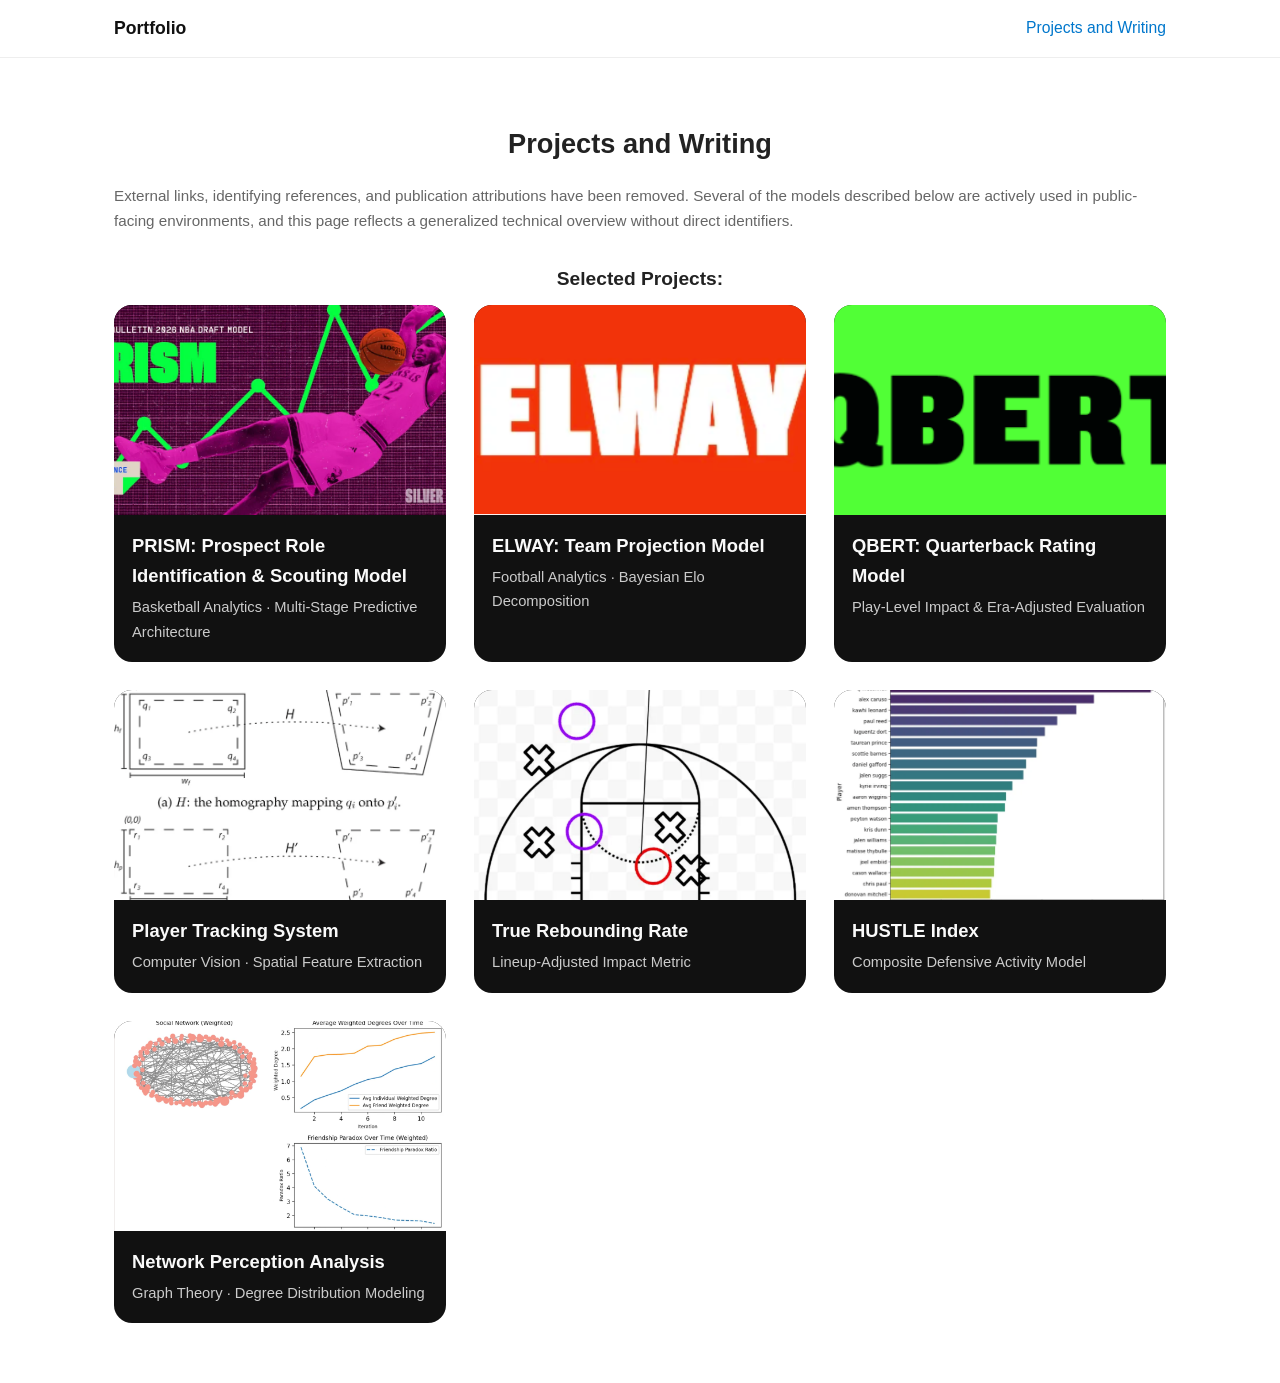
<file: projects.html>
<!DOCTYPE html>
<html lang="en">
<head>
    <meta charset="UTF-8">
    <title>Projects</title>
    <meta name="viewport" content="width=device-width, initial-scale=1.0">
    <link rel="stylesheet" href="style.css">

    <link rel="stylesheet"
        href="https://cdnjs.cloudflare.com/ajax/libs/font-awesome/6.5.1/css/all.min.css"
        crossorigin="anonymous"
        referrerpolicy="no-referrer">
</head>
<body>

<header>
    <div class="nav">
        <div class="nav-left">
            <a href="index.html" class="site-title">Portfolio</a>
        </div>

        <div class="nav-links">
            <a href="projects.html" class="active">Projects and Writing</a>
        </div>
    </div>
</header>

<div class="container">
    <h2>Projects and Writing</h2>

    <p style="margin-bottom:30px; font-size:0.95rem; color:#666;">
        External links, identifying references, and publication attributions have been removed.
        Several of the models described below are actively used in public-facing environments,
        and this page reflects a generalized technical overview without direct identifiers.
    </p>

    <h3>Selected Projects:</h3>
    <div class="projects-grid">

        <!-- PRISM -->
        <div class="project-card">
            <img src="img/prism_thumb.jpg" alt="PRISM Prospect Model" class="project-thumb">
            <div class="project-info">
                <div class="project-title">PRISM: Prospect Role Identification & Scouting Model</div>
                <div class="project-subtitle">Basketball Analytics · Multi-Stage Predictive Architecture</div>
            </div>
            <div class="project-hover">
                Supervised projection framework trained on rolling 3-year draft cohorts to predict
                5-year NBA Estimated Plus-Minus (EPM) and binary rotation outcomes. Feature set
                includes possession-normalized box metrics, synergy play-type efficiency splits,
                usage-adjusted assist/turnover ratios, stock rates, on/off RAPM derivatives,
                and percentile-based cross-era scaling. Model stack combines isotonic calibration,
                shrinkage priors for low-sample stabilization, and pairwise gradient boosting
                (LambdaRank-style objective) to optimize ordinal ranking fidelity rather than
                raw regression loss. All training windows are leakage-controlled with draft-year
                cutoffs to preserve forward validity.
            </div>
        </div>

        <!-- ELWAY -->
                <!-- ELWAY -->
        <div class="project-card">
            <img src="img/elway_thumb.jpg" alt="Team Projection Model" class="project-thumb">
            <div class="project-info">
                <div class="project-title">ELWAY: Team Projection Model</div>
                <div class="project-subtitle">Football Analytics · Bayesian Elo Decomposition</div>
            </div>
            <div class="project-hover">
                Bayesian extension of classical Elo that decomposes team strength into
                quarterback-driven and non-quarterback components. Weekly ratings are updated
                using a logistic win-probability likelihood with dynamic K-factors scaled by
                pregame uncertainty and margin-of-victory adjustments. Quarterback value
                inputs are derived from play-level impact estimates and replacement baselines,
                with injury-state transitions explicitly modeled to substitute backup-level
                expectations. Season forecasts and playoff odds are generated via large-scale
                Monte Carlo simulation incorporating schedule structure, reseeding rules,
                and probabilistic injury persistence.
            </div>
        </div>


        <!-- QBERT -->
        <div class="project-card">
            <img src="img/qbert1.jpg" alt="Quarterback Rating Model" class="project-thumb">
            <div class="project-info">
                <div class="project-title">QBERT: Quarterback Rating Model</div>
                <div class="project-subtitle">Play-Level Impact & Era-Adjusted Evaluation</div>
            </div>
            <div class="project-hover">
                Play-by-play expected points framework estimating quarterback-specific
                marginal contribution above replacement after controlling for down-distance
                state, game situation leverage, opponent defensive efficiency, and era-based
                scoring environment. Applies ridge regularization for stability across
                low-volume passers and Bayesian shrinkage toward prior performance to
                mitigate small-sample volatility. Outputs posterior-adjusted QB impact
                distributions used for cross-era comparisons and integration into team-level
                forecast models.
            </div>
        </div>


        <!-- PLAYER TRACKING -->
        <div class="project-card">
            <img src="img/tracking_thumb.jpg" alt="Player tracking" class="project-thumb">
            <div class="project-info">
                <div class="project-title">Player Tracking System</div>
                <div class="project-subtitle">Computer Vision · Spatial Feature Extraction</div>
            </div>
            <div class="project-hover">
                Homography-based transformation pipeline mapping broadcast camera frames to
                canonical half-court coordinates. Utilizes OpenCV feature detection for court-line
                keypoints, RANSAC-based matrix estimation for perspective correction, and frame-
                level object detection to extract player centroids. Outputs spatiotemporal
                trajectories used to compute closeout velocity, help rotation timing, contest
                distance, and possession-level spatial entropy metrics.
            </div>
        </div>

        <!-- TRUE REBOUNDING RATE -->
        <div class="project-card">
            <img src="img/true_rebounding_rate.jpg" alt="True Rebounding Rate" class="project-thumb">
            <div class="project-info">
                <div class="project-title">True Rebounding Rate</div>
                <div class="project-subtitle">Lineup-Adjusted Impact Metric</div>
            </div>
            <div class="project-hover">
                Possession-level rebounding attribution model separating individual rebound
                probability from team scheme effects. Uses logistic regression conditioned on
                shot location, rebound distance, lineup height distribution, and box-out
                assignment proxies. Produces marginal rebound probability above expected,
                normalized per 100 opportunities and adjusted for teammate contest density.
            </div>
        </div>

        <!-- HUSTLE INDEX -->
        <div class="project-card">
            <img src="img/HUSTLE.jpg" alt="HUSTLE Index" class="project-thumb">
            <div class="project-info">
                <div class="project-title">HUSTLE Index</div>
                <div class="project-subtitle">Composite Defensive Activity Model</div>
            </div>
            <div class="project-hover">
                Composite z-score aggregation of off-ball defensive actions including closeout
                distance reduction, deflection rate per defensive possession, loose-ball recovery
                probability, screen navigation efficiency, and help rotation latency. Features are
                standardized within role clusters and weighted via principal component loadings
                to capture shared variance across high-effort defensive behaviors.
            </div>
        </div>

        <!-- Network Analysis -->
        <div class="project-card">
            <img src="img/theory.jpg" class="project-thumb">
            <div class="project-info">
                <div class="project-title">Network Perception Analysis</div>
                <div class="project-subtitle">Graph Theory · Degree Distribution Modeling</div>
            </div>
            <div class="project-hover">
                Analytical study of the Friendship Paradox using synthetic and empirical network
                simulations. Models node degree distributions under preferential attachment and
                random graph processes to quantify perception bias magnitude as a function of
                variance in degree centrality. Includes Monte Carlo validation and closed-form
                expectation derivations.
            </div>
        </div>

    </div>


</div>

</body>
</html>
</file>
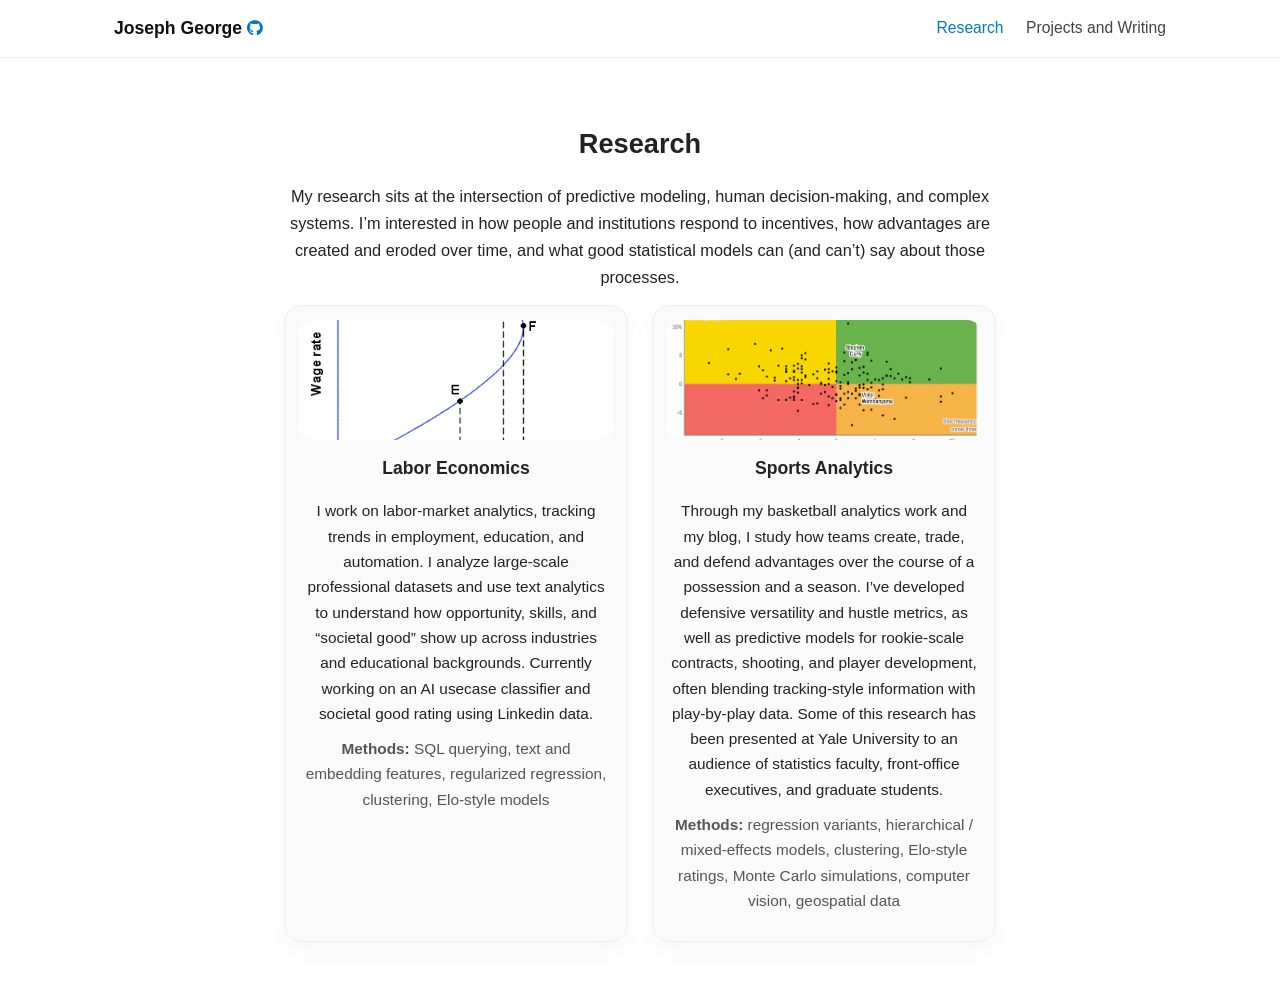
<file: research.html>
<!DOCTYPE html>
<html lang="en">
<head>
    <meta charset="UTF-8">
    <title>Research — Joseph George</title>
    <meta name="viewport" content="width=device-width, initial-scale=1.0">
    <!-- Your main site styles MUST be here -->
    <link rel="stylesheet" href="style.css">
    
    <!-- Font Awesome for the GitHub icon -->
    <link rel="stylesheet"
          href="https://cdnjs.cloudflare.com/ajax/libs/font-awesome/6.5.1/css/all.min.css"
          integrity="sha512-DTOQO9RWCH3ppGqcWaEA1BIZOC6xxalwEsw9c2QQeAIftl+Vegovlnee1c9QX4TctnWMn13TZye+giMm8e2LwA=="
          crossorigin="anonymous"
          referrerpolicy="no-referrer">
</head>
<body>

<header>
    <div class="nav">
        <div class="nav-left">
            <a href="index.html" class="site-title">Joseph George</a>

            <a href="https://github.com/josephageorge"
               target="_blank" rel="noopener noreferrer"
               class="nav-icon" aria-label="GitHub">
                <i class="fa-brands fa-github"></i>
            </a>
        </div>

        <div class="nav-links">
            <a href="research.html" class="active">Research</a>
            <a href="projects.html">Projects and Writing</a>
        </div>
    </div>
</header>

<div class="container page-section">
    <h2>Research</h2>

    <p class="research-intro">
        My research sits at the intersection of predictive modeling, human decision-making, and complex systems.
        I’m interested in how people and institutions respond to incentives, how advantages are created and eroded
        over time, and what good statistical models can (and can’t) say about those processes.
    </p>

    <div class="research-grid">

        <!-- Labor Economics -->
        <div class="research-card">
            <img src="img/burningglass.jpg" alt="Labor economics research" class="research-thumb">
            <div class="research-body">
                <h3>Labor Economics</h3>
                <p class="research-tag"></p>
                <p> I work on labor-market analytics, tracking trends in employment, education, and automation.
                    I analyze large-scale professional datasets and use text analytics to understand how opportunity,
                    skills, and “societal good” show up across industries and educational backgrounds. Currently working on an AI usecase classifier and societal good rating using Linkedin data.
                </p>
                <p class="research-methods">
                    <strong>Methods:</strong> SQL querying, text and embedding features, regularized regression, clustering, Elo-style models
                </p>
            </div>
        </div>

        <!-- Sports Analytics -->
        <div class="research-card">
            <img src="img/basketball.jpg" alt="Sports analytics research" class="research-thumb">
            <div class="research-body">
                <h3>Sports Analytics</h3>
                <p class="research-tag"></p>
                <p>
                    Through my basketball analytics work and my blog, I study how teams create, trade, and defend
                    advantages over the course of a possession and a season. I’ve developed defensive versatility and
                    hustle metrics, as well as predictive models for rookie-scale contracts, shooting, and player
                    development, often blending tracking-style information with play-by-play data. Some of this research has been presented at Yale University to an audience of statistics faculty,
                        front-office executives, and graduate students.
                </p>
                <p class="research-methods">
                    <strong>Methods:</strong> regression variants, hierarchical / mixed-effects models, clustering,
                    Elo-style ratings, Monte Carlo simulations, computer vision, geospatial data
                </p>
            </div>
        </div>

    </div>
</div>

</body>
</html>
</file>
<file: style.css>
/* ---------- Global / Base ---------- */

* {
    box-sizing: border-box;
}

body {
    margin: 0;
    padding: 0;
    background: #ffffff;
    font-family: -apple-system, BlinkMacSystemFont, "Segoe UI", Roboto, Helvetica, Arial, sans-serif;
    color: #222;
    line-height: 1.65;
}

a {
    color: #0077cc;
    text-decoration: none;
}

a:hover {
    text-decoration: underline;
}

.container {
    max-width: 1100px;
    margin: 0 auto;
    padding: 40px 24px 60px 24px;
}

/* ---------- Navigation ---------- */

header {
    border-bottom: 1px solid #eee;
    margin-bottom: 24px;
}

.nav {
    max-width: 1100px;
    margin: 0 auto;
    padding: 14px 24px;
    display: flex;
    align-items: center;
    justify-content: space-between;
}

.site-title {
    font-weight: 600;
    font-size: 1.1rem;
    color: #111;
}

.nav-links a {
    margin-left: 18px;
    font-size: 0.98rem;
    color: #444;
}

.nav-links a:hover {
    text-decoration: none; /* keep nav clean */
}

.nav-links a.active {
    color: #0077cc;
}

/* ---------- Homepage Hero ---------- */

.hero {
    display: flex;
    gap: 40px;
    align-items: center;
    flex-wrap: wrap;
}

.hero img {
    width: 290px;
    border-radius: 12px;
    object-fit: cover;
    flex-shrink: 0;
}

.hero-text {
    flex: 1;
    min-width: 280px;
}

.hero-text h1 {
    font-size: 2.2rem;
    margin: 0 0 10px 0;
    font-weight: 600;
}

.hero-text h1 span {
    color: #4aa3ff;
}

.hero-text p {
    margin-bottom: 16px;
    font-size: 1.05rem;
}

/* ---------- Generic Headings / Sections ---------- */

h2 {
    font-size: 1.7rem;
    margin: 0 0 16px 0;
    font-weight: 600;
}

h3 {
    font-size: 1.2rem;
    margin: 24px 0 10px 0;
    font-weight: 550;
}

.page-section p {
    font-size: 1.02rem;
    margin-bottom: 14px;
}

/* ---------- Card Grid (Projects & Experience) ---------- */

/* shared grid layout */
.projects-grid,
.experience-grid {
    display: grid;
    gap: 28px;
    margin-top: 10px;
}

/* Mobile: 1 per row */
@media (max-width: 767px) {
    .projects-grid,
    .experience-grid {
        grid-template-columns: 1fr;
    }
}

/* Tablet: 2 per row */
@media (min-width: 768px) and (max-width: 1023px) {
    .projects-grid,
    .experience-grid {
        grid-template-columns: repeat(2, minmax(0, 1fr));
    }
}

/* Desktop: 3 per row */
@media (min-width: 1024px) {
    .projects-grid,
    .experience-grid {
        grid-template-columns: repeat(3, minmax(0, 1fr));
    }
}


/* base card style */
.project-card {
    background: #111;
    color: #fafafa;
    border-radius: 16px;
    overflow: hidden;
    position: relative;
    cursor: pointer;
    transition: transform 0.18s ease, box-shadow 0.18s ease;
}

.project-card:hover {
    transform: translateY(-6px);
    box-shadow: 0 18px 40px rgba(0, 0, 0, 0.35);
}

/* thumbnail image */
.project-thumb {
    width: 100%;
    height: 210px;
    object-fit: cover;
    display: block;
}

/* text block (default = projects) */
.project-info {
    padding: 16px 18px 18px 18px;
}

.project-title {
    font-size: 1.15rem;
    font-weight: 600;
    margin-bottom: 4px;
}

.project-subtitle {
    font-size: 0.92rem;
    opacity: 0.8;
}

/* hover overlay (used for both projects & experience) */
.project-hover {
    position: absolute;
    inset: 0;
    background: rgba(0, 0, 0, 0.8);
    color: #fff;
    padding: 22px;
    opacity: 0;
    transition: opacity 0.22s ease;
    display: flex;
    align-items: center;
    justify-content: center;
    text-align: center;
    font-size: 0.95rem;
    line-height: 1.4;
}

.project-card:hover .project-hover {
    opacity: 1;
}

/* ---------- Experience-specific tweaks ---------- */

/* for experience cards, put title/meta on top of image with gradient */
.experience-card .project-info {
    position: absolute;
    left: 0;
    right: 0;
    bottom: 0;
    padding: 14px 16px 16px 16px;
    background: linear-gradient(
        to top,
        rgba(0, 0, 0, 0.9),
        rgba(0, 0, 0, 0.45),
        rgba(0, 0, 0, 0)
    );
}

.experience-card .project-title {
    font-size: 1.05rem;
    margin-bottom: 3px;
}

.experience-card .project-subtitle {
    font-size: 0.85rem;
    opacity: 0.9;
}

/* ---------- Project Detail Pages (if ever used) ---------- */

.project-page-hero {
    max-width: 800px;
}

.project-page-hero img {
    width: 100%;
    border-radius: 12px;
    margin: 16px 0 18px 0;
    object-fit: cover;
}

.back-link {
    font-size: 0.95rem;
    margin-bottom: 18px;
    display: inline-block;
}

/* ---------- Responsive Tweaks ---------- */

@media (max-width: 768px) {
    .hero {
        flex-direction: column;
        align-items: flex-start;
    }

    .hero img {
        width: 100%;
        max-width: 320px;
    }

    .nav {
        flex-direction: column;
        align-items: flex-start;
        gap: 8px;
    }

    .nav-links a {
        margin-left: 0;
        margin-right: 16px;
    }
}

.research-intro {
    font-size: 1.05rem;
    max-width: 48rem;
    margin-bottom: 26px;
}

.research-grid {
    display: grid;
    grid-template-columns: repeat(auto-fit, minmax(280px, 1fr));
    gap: 24px;
}

.research-card {
    background: #fafafa;
    border-radius: 18px;
    border: 1px solid #ededed;
    padding: 14px 14px 18px 14px;
    box-shadow: 0 10px 26px rgba(0, 0, 0, 0.03);
    display: flex;
    flex-direction: column;
}

/* thumbnail at top of each card */
.research-thumb {
    width: 100%;
    height: 120px;
    object-fit: cover;
    border-radius: 14px;
    margin-bottom: 12px;
}

.research-body {
    padding: 2px 4px 0 4px;
}

.research-card h3 {
    margin-top: 0;
    margin-bottom: 6px;
    font-size: 1.1rem;
}

.research-tag {
    font-size: 0.86rem;
    color: #777;
    margin-bottom: 10px;
}

.research-card p {
    font-size: 0.96rem;
    margin-bottom: 10px;
}

.research-methods {
    font-size: 0.9rem;
    color: #555;
    margin-top: 6px;
}
/* --- PERSONAL NOTE FIXES --- */

.page-section {
    max-width: 760px !important;
    margin: 0 auto !important;
}

/* Keep text readable + prevent overflow */
.about-body {
    max-width: 760px;
    margin: 0 auto;
    font-size: 1.05rem;
    line-height: 1.7;
}

/* Prevent ANY image from blowing out layout */
.about-body img,
.about-image img {
    width: 100% !important;
    max-width: 650px !important;
    height: auto !important;
    display: block;
    margin: 0 auto;
}

/* Center image + space it correctly */
.about-image {
    margin: 2rem 0;
    text-align: center;
    overflow: hidden; /* KEY FIX: stops image overflow */
}

/* Caption */
.image-subtitle {
    margin-top: 0.5rem;
    font-size: 0.9rem;
    color: #666;
    text-align: center;
    font-style: italic;
}

/* Better paragraph spacing */
.about-body p {
    margin-bottom: 1.4rem;
}

/* ---------- Skills Slider ---------- */

.skills-slider {
    position: relative;
    max-width: 720px;
    margin: 28px auto 8px auto;
    padding: 0px 0px; /* room for arrows */
}

.skills-slider-window {
    position: relative;
    height: 170px; /* keeps layout from jumping */
}

/* base skill-card style */
.skills-slider .skill-card {
    position: absolute;
    top: 0;
    left: 50%;
    width: 100%;
    max-width: 420px;
    transform: translateX(-50%);
    background: #fafafa;
    border-radius: 18px;
    border: 1px solid #ededed;
    box-shadow: 0 8px 22px rgba(0, 0, 0, 0.06);
    padding: 14px 18px 16px 18px;
    opacity: 0;
    pointer-events: none;
    transition:
        transform 0.3s ease,
        opacity 0.3s ease,
        box-shadow 0.3s ease;
}

.skills-slider .skill-card h4 {
    margin: 0 0 6px 0;
    font-size: 1.02rem;
    font-weight: 600;
}

.skills-slider .skill-card p {
    margin: 0;
    font-size: 0.94rem;
    color: #444;
}

/* center / side / hidden states */

.skill-center {
    opacity: 1;
    transform: translateX(-50%) scale(1);
    z-index: 3;
    pointer-events: auto;
    box-shadow: 0 16px 36px rgba(0, 0, 0, 0.14);
}

.skill-left {
    opacity: 0.6;
    transform: translateX(-115%) scale(0.92);
    z-index: 2;
}

.skill-right {
    opacity: 0.6;
    transform: translateX(15%) scale(0.92);
    z-index: 2;
}

.skill-hidden {
    opacity: 0;
    z-index: 1;
}

/* arrows */

.skills-arrow {
    position: absolute;
    top: 50%;
    transform: translateY(-50%);
    width: 32px;
    height: 32px;
    border-radius: 999px;
    border: none;
    background: #ffffff;
    box-shadow: 0 10px 24px rgba(0, 0, 0, 0.20);
    display: flex;
    align-items: center;
    justify-content: center;
    cursor: pointer;
    font-size: 1.2rem;
    line-height: 1;
    padding: 0;
    color: #333;
    z-index: 4;
}

.skills-arrow:hover {
    box-shadow: 0 14px 30px rgba(0, 0, 0, 0.26);
}

.skills-arrow-left {
    left: 16px;
}

.skills-arrow-right {
    right: 16px;
}

/* mobile tweaks */

@media (max-width: 600px) {
    .skills-slider {
        padding: 0px 0px;
    }

    .skills-slider-window {
        height: auto;
        min-height: 0px;
    }

    .skill-left {
        transform: translateX(-105%) scale(0.9);
    }

    .skill-right {
        transform: translateX(5%) scale(0.9);
    }
    .nav-left {
        display: flex;
        align-items: center;
        gap: 8px;
    }
    
    .nav-icon {
        font-size: 1.1rem;
        color: #111;
        text-decoration: none;
    }
    
    .nav-icon:hover {
        color: #4078c0;  /* or whatever accent color you're using */
    }
    .video-card {
        text-decoration: none;
        color: inherit;
    }
    
    .video-card img {
        border-radius: 8px;
    }
    
}
/* ===== Single-video carousel layout ===== */
.video-carousel .carousel-track.single-video {
    display: flex;
    transition: transform 0.4s ease;
    gap: 40px;
    overflow: hidden;
}

.video-slide {
    min-width: 100%;
    display: flex;
    flex-direction: column;
    align-items: center;
}

/* Make iframe responsive */
.video-slide iframe {
    width: 100%;
    max-width: 700px;
    height: 395px;  /* 16:9 ratio */
    border-radius: 12px;
}

/* Video info text */
.video-info {
    text-align: center;
    margin-top: 12px;
}

.video-info .fav-title {
    font-size: 1.1rem;
    font-weight: 600;
}

.video-info .fav-subtitle {
    font-size: 0.95rem;
    color: #666;
    margin-top: 4px;
}

/* Arrows centered vertically */
.video-carousel .carousel-arrow {
    position: absolute;
    top: 45%;
}

.lb-btn {
    display: inline-flex;
    align-items: center;
    gap: 6px;
    padding: 7px 14px;
    background: #111;
    color: white;
    border-radius: 6px;
    font-size: 0.9rem;
    font-weight: 600;
    text-decoration: none;
    transition: background 0.2s ease;
}

.lb-btn:hover {
    background: #333;
}

/* Center all text inside the Favorites page */
.container.page-section,
.carousel-container,
.carousel-title,
.favorites-btn-row {
    text-align: center;
}

.fav-info {
    text-align: center;
}
.contact-actions {
    margin: 18px 0 26px 0;
    display: flex;
    flex-wrap: wrap;
    gap: 12px;
    justify-content: center; /* centers your buttons */
}
.hero {
    text-align: center;
}

.hero-text {
    text-align: center;
}
.container > h2,
.container > h3 {
    text-align: center;
}

.project-card {
    position: relative;
    border-radius: 18px;
    overflow: hidden;
}

.project-hover {
    position: absolute;
    top: 0;
    left: 0;
    width: 100%;
    height: 100%;              /* THIS IS CRITICAL */
    background: rgba(0, 0, 0, 0.94);
    color: white;
    padding: 20px;
    box-sizing: border-box;

    font-size: 0.85rem;
    line-height: 1.4;

    overflow-y: auto;          /* enables scroll */
    -webkit-overflow-scrolling: touch;

    opacity: 0;
    transform: translateY(100%);
    transition: transform 0.35s ease, opacity 0.35s ease;
}

.project-card:hover .project-hover {
    opacity: 1;
    transform: translateY(0);
}
</file>
